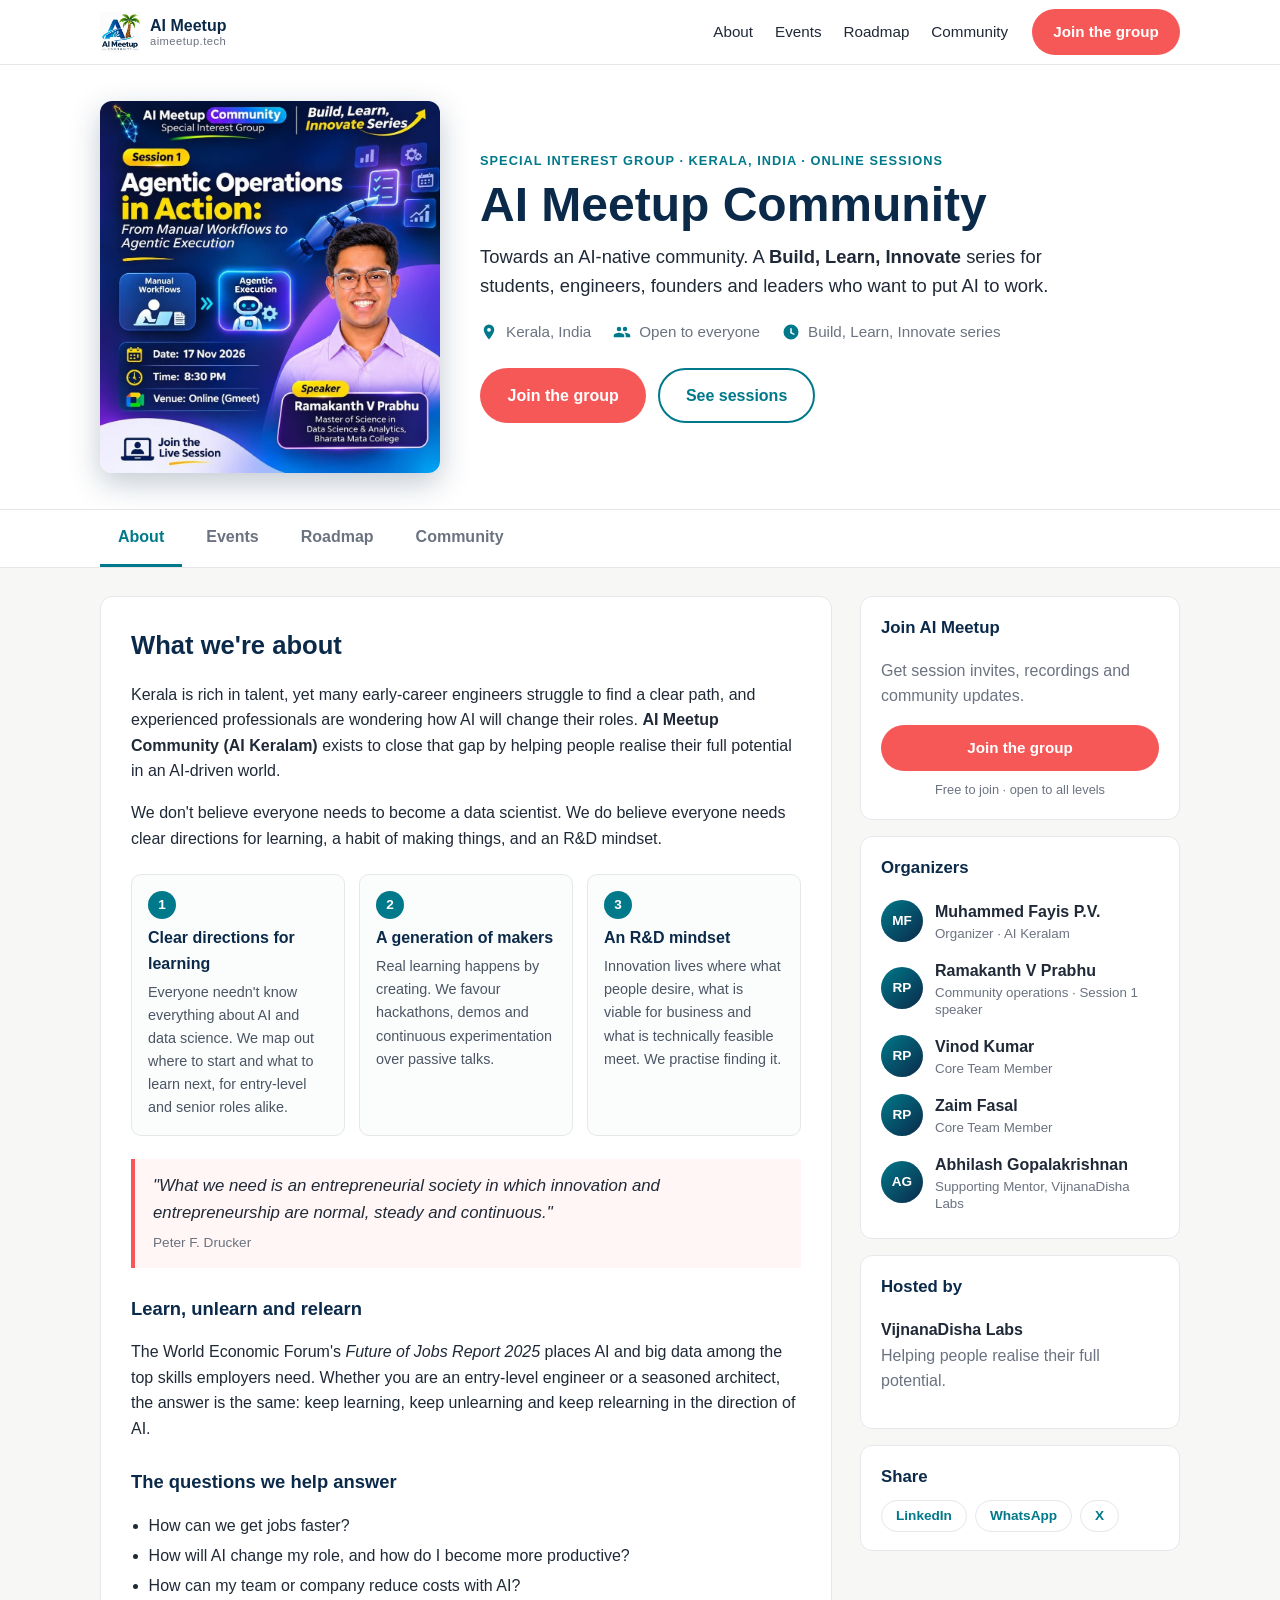
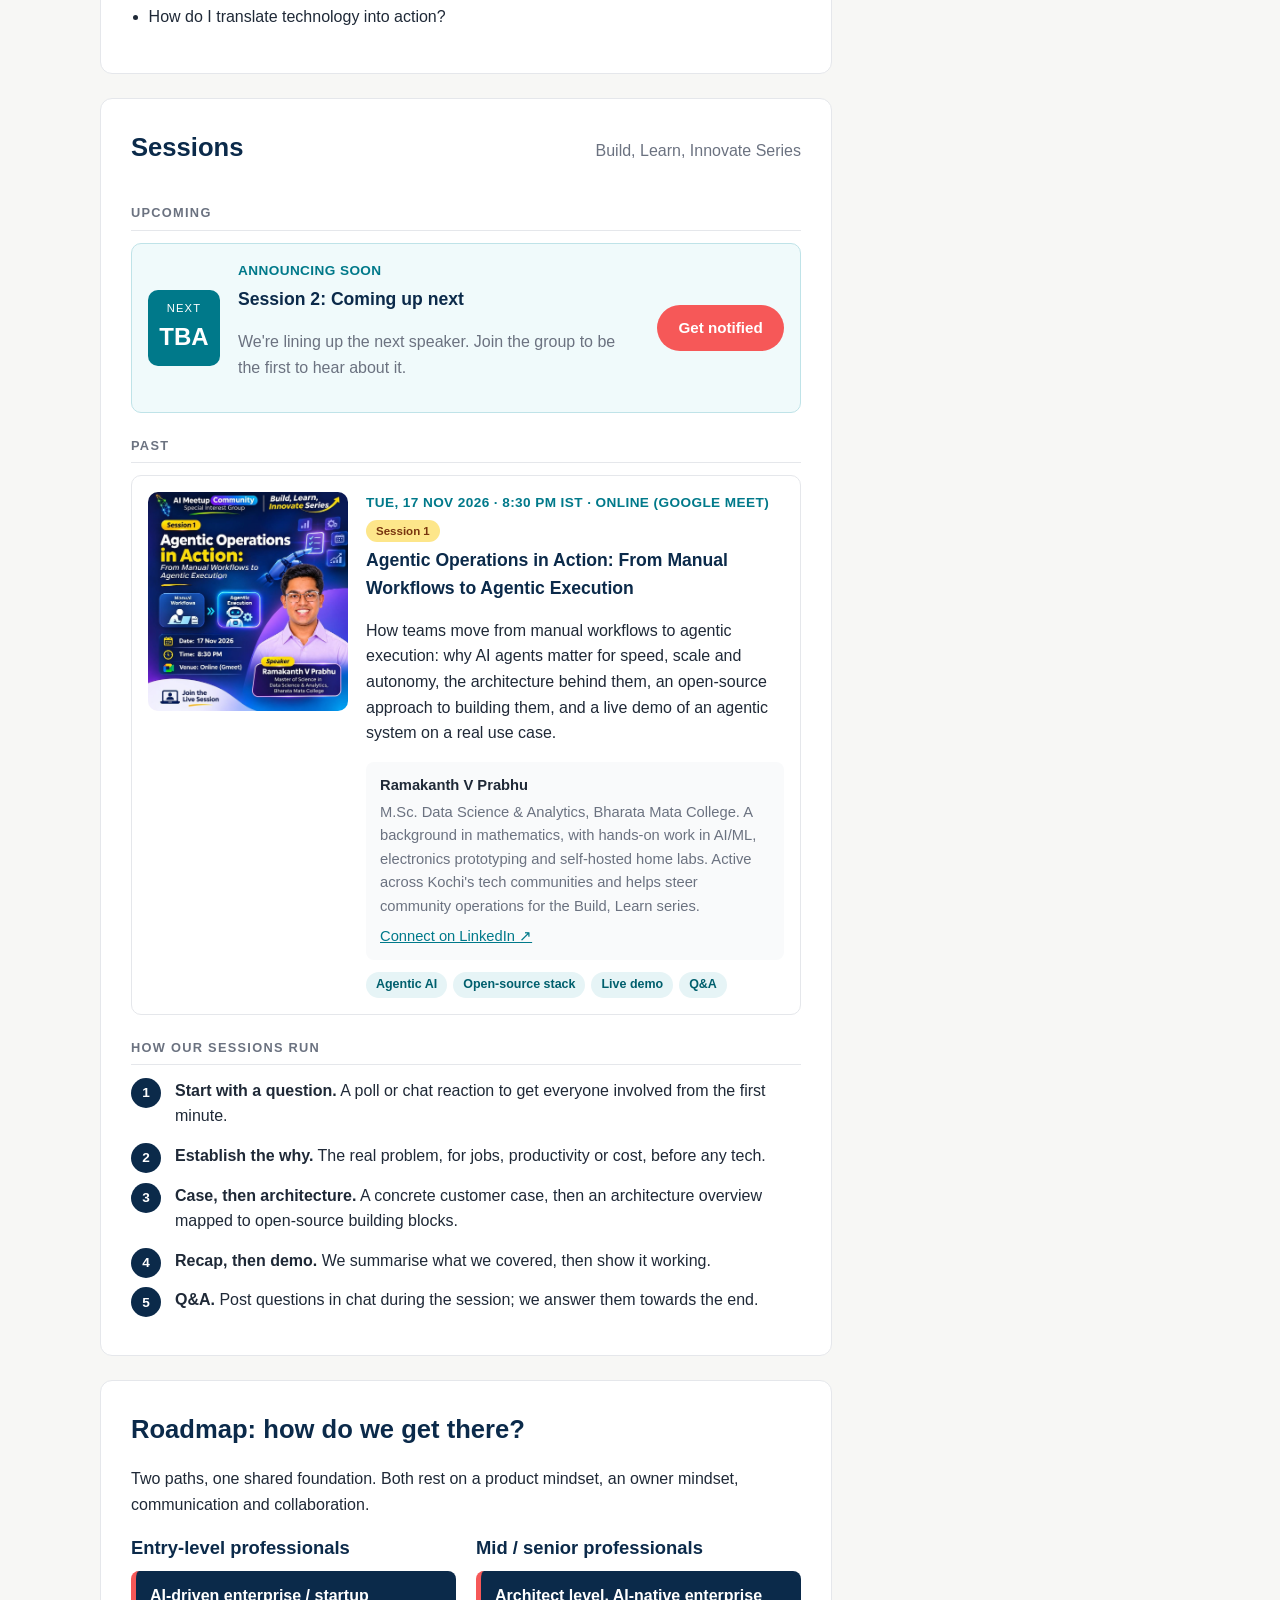
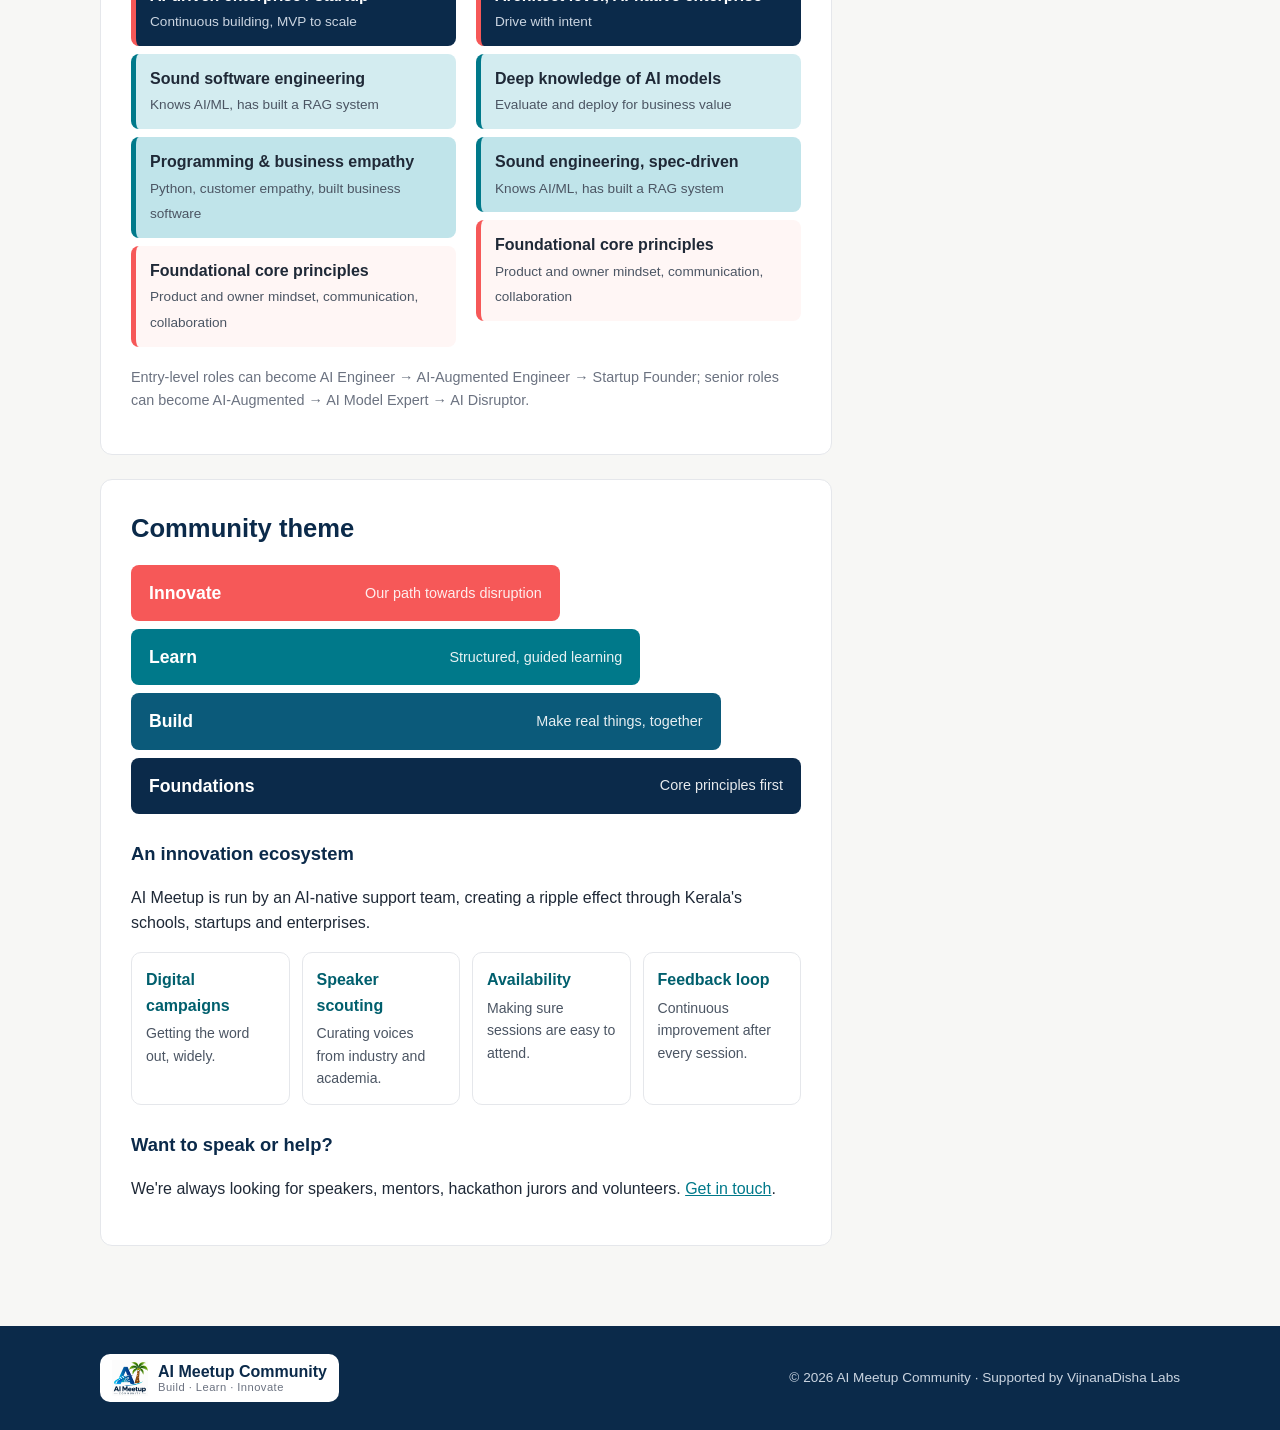
<file: index.html>
<!DOCTYPE html>
<html lang="en">
<head>
<meta charset="utf-8">
<meta name="viewport" content="width=device-width, initial-scale=1">
<title>AI Meetup Community — Build, Learn, Innovate</title>
<meta name="description" content="AI Meetup Community: a Kerala/India-based community helping people build, learn and innovate with AI. Join our Build, Learn, Innovate series.">
<link rel="icon" href="assets/favicon.png">
<meta property="og:title" content="AI Meetup Community · Kerala">
<meta property="og:description" content="Towards an AI-native community. Build, Learn, Innovate.">
<meta property="og:image" content="https://aimeetup.tech/assets/session1-poster.jpg">
<link rel="stylesheet" href="css/style.css">
</head>
<body>

<header class="topbar">
  <div class="wrap topbar-in">
    <a class="brand" href="#about"><img src="assets/logo.png" alt="" width="40" height="40"><span>AI Meetup<small>aimeetup.tech</small></span></a>
    <nav class="topnav" aria-label="Main">
      <a href="#about">About</a><a href="#events">Events</a><a href="#roadmap">Roadmap</a><a href="#community">Community</a>
    </nav>
    <a class="btn btn-primary" href="#join" data-join>Join the group</a>
  </div>
</header>

<section class="hero">
  <div class="wrap hero-in">
    <div class="hero-img">
      <img src="assets/session1-poster.jpg" alt="Session 1 poster: Agentic Operations in Action">
    </div>
    <div class="hero-text">
      <p class="eyebrow">Special Interest Group · Kerala, India · Online sessions</p>
      <h1>AI Meetup Community</h1>
      <p class="lead">Towards an AI-native community. A <strong>Build, Learn, Innovate</strong> series for students, engineers, founders and leaders who want to put AI to work.</p>
      <ul class="meta">
        <li><svg viewBox="0 0 24 24"><path d="M12 2a7 7 0 0 0-7 7c0 5 7 13 7 13s7-8 7-13a7 7 0 0 0-7-7zm0 9.5A2.5 2.5 0 1 1 12 6.5a2.5 2.5 0 0 1 0 5z"/></svg>Kerala, India</li>
        <li><svg viewBox="0 0 24 24"><path d="M16 11a3 3 0 1 0-3-3 3 3 0 0 0 3 3zM8 11a3 3 0 1 0-3-3 3 3 0 0 0 3 3zm0 2c-2.3 0-7 1.2-7 3.5V19h14v-2.5C15 14.2 10.3 13 8 13zm8 0c-.3 0-.6 0-1 .1 1.2.8 2 1.9 2 3.4V19h6v-2.5c0-2.3-4.7-3.5-7-3.5z"/></svg>Open to everyone</li>
        <li><svg viewBox="0 0 24 24"><path d="M12 2a10 10 0 1 0 10 10A10 10 0 0 0 12 2zm1 5v5.4l4 2.3-.8 1.3L11 13.5V7z"/></svg>Build, Learn, Innovate series</li>
      </ul>
      <div class="hero-cta">
        <a class="btn btn-primary btn-lg" href="#join" data-join>Join the group</a>
        <a class="btn btn-ghost btn-lg" href="#events">See sessions</a>
      </div>
    </div>
  </div>
</section>

<div class="tabs-bar">
  <div class="wrap">
    <nav class="tabs" aria-label="Sections">
      <a href="#about" class="tab">About</a>
      <a href="#events" class="tab">Events</a>
      <a href="#roadmap" class="tab">Roadmap</a>
      <a href="#community" class="tab">Community</a>
    </nav>
  </div>
</div>

<main class="wrap layout">
  <div class="main-col">

    <section id="about" class="panel">
      <h2>What we're about</h2>
      <p>Kerala is rich in talent, yet many early-career engineers struggle to find a clear path, and experienced professionals are wondering how AI will change their roles. <strong>AI Meetup Community (AI Keralam)</strong> exists to close that gap by helping people realise their full potential in an AI-driven world.</p>
      <p>We don't believe everyone needs to become a data scientist. We do believe everyone needs clear directions for learning, a habit of making things, and an R&amp;D mindset.</p>

      <div class="pillars">
        <article><span class="pn">1</span><h3>Clear directions for learning</h3><p>Everyone needn't know everything about AI and data science. We map out where to start and what to learn next, for entry-level and senior roles alike.</p></article>
        <article><span class="pn">2</span><h3>A generation of makers</h3><p>Real learning happens by creating. We favour hackathons, demos and continuous experimentation over passive talks.</p></article>
        <article><span class="pn">3</span><h3>An R&amp;D mindset</h3><p>Innovation lives where what people desire, what is viable for business and what is technically feasible meet. We practise finding it.</p></article>
      </div>

      <blockquote>"What we need is an entrepreneurial society in which innovation and entrepreneurship are normal, steady and continuous."<cite>Peter F. Drucker</cite></blockquote>

      <h3>Learn, unlearn and relearn</h3>
      <p>The World Economic Forum's <em>Future of Jobs Report 2025</em> places AI and big data among the top skills employers need. Whether you are an entry-level engineer or a seasoned architect, the answer is the same: keep learning, keep unlearning and keep relearning in the direction of AI.</p>

      <h3>The questions we help answer</h3>
      <ul class="qlist">
        <li>How can we get jobs faster?</li>
        <li>How will AI change my role, and how do I become more productive?</li>
        <li>How can my team or company reduce costs with AI?</li>
        <li>How do I translate technology into action?</li>
      </ul>
    </section>

    <section id="events" class="panel">
      <div class="panel-head"><h2>Sessions</h2><span class="muted">Build, Learn, Innovate Series</span></div>

      <h3 class="sub">Upcoming</h3>
      <article class="event upcoming">
        <div class="date"><span>Next</span><b>TBA</b></div>
        <div class="ebody">
          <p class="etime">Announcing soon</p>
          <h4>Session 2: Coming up next</h4>
          <p class="muted">We're lining up the next speaker. Join the group to be the first to hear about it.</p>
        </div>
        <a class="btn btn-primary" href="#join" data-join>Get notified</a>
      </article>

      <h3 class="sub">Past</h3>
      <article class="event past featured">
        <img src="assets/session1-poster.jpg" alt="Session 1 poster" loading="lazy">
        <div class="ebody">
          <p class="etime">Tue, 17 Nov 2026 · 8:30 PM IST · Online (Google Meet)</p>
          <span class="badge">Session 1</span>
          <h4>Agentic Operations in Action: From Manual Workflows to Agentic Execution</h4>
          <p>How teams move from manual workflows to agentic execution: why AI agents matter for speed, scale and autonomy, the architecture behind them, an open-source approach to building them, and a live demo of an agentic system on a real use case.</p>
          <div class="speaker">
            <div>
              <b>Ramakanth V Prabhu</b>
              <p class="muted">M.Sc. Data Science &amp; Analytics, Bharata Mata College. A background in mathematics, with hands-on work in AI/ML, electronics prototyping and self-hosted home labs. Active across Kochi's tech communities and helps steer community operations for the Build, Learn series.</p>
              <a href="https://www.linkedin.com/in/ramakanth-v-prabhu/" target="_blank" rel="noopener">Connect on LinkedIn ↗</a>
            </div>
          </div>
          <div class="chips"><span>Agentic AI</span><span>Open-source stack</span><span>Live demo</span><span>Q&amp;A</span></div>
        </div>
      </article>

      <h3 class="sub">How our sessions run</h3>
      <ol class="flow">
        <li><b>Start with a question.</b> A poll or chat reaction to get everyone involved from the first minute.</li>
        <li><b>Establish the why.</b> The real problem, for jobs, productivity or cost, before any tech.</li>
        <li><b>Case, then architecture.</b> A concrete customer case, then an architecture overview mapped to open-source building blocks.</li>
        <li><b>Recap, then demo.</b> We summarise what we covered, then show it working.</li>
        <li><b>Q&amp;A.</b> Post questions in chat during the session; we answer them towards the end.</li>
      </ol>
    </section>

    <section id="roadmap" class="panel">
      <h2>Roadmap: how do we get there?</h2>
      <p>Two paths, one shared foundation. Both rest on a product mindset, an owner mindset, communication and collaboration.</p>
      <div class="ladders">
        <div class="ladder">
          <h3>Entry-level professionals</h3>
          <ol class="steps up">
            <li><b>AI-driven enterprise / startup</b><span>Continuous building, MVP to scale</span></li>
            <li><b>Sound software engineering</b><span>Knows AI/ML, has built a RAG system</span></li>
            <li><b>Programming &amp; business empathy</b><span>Python, customer empathy, built business software</span></li>
            <li class="base"><b>Foundational core principles</b><span>Product and owner mindset, communication, collaboration</span></li>
          </ol>
        </div>
        <div class="ladder">
          <h3>Mid / senior professionals</h3>
          <ol class="steps up">
            <li><b>Architect level, AI-native enterprise</b><span>Drive with intent</span></li>
            <li><b>Deep knowledge of AI models</b><span>Evaluate and deploy for business value</span></li>
            <li><b>Sound engineering, spec-driven</b><span>Knows AI/ML, has built a RAG system</span></li>
            <li class="base"><b>Foundational core principles</b><span>Product and owner mindset, communication, collaboration</span></li>
          </ol>
        </div>
      </div>
      <p class="note">Entry-level roles can become AI Engineer → AI-Augmented Engineer → Startup Founder; senior roles can become AI-Augmented → AI Model Expert → AI Disruptor.</p>
    </section>

    <section id="community" class="panel">
      <h2>Community theme</h2>
      <div class="theme">
        <div class="t t4"><b>Innovate</b><span>Our path towards disruption</span></div>
        <div class="t t3"><b>Learn</b><span>Structured, guided learning</span></div>
        <div class="t t2"><b>Build</b><span>Make real things, together</span></div>
        <div class="t t1"><b>Foundations</b><span>Core principles first</span></div>
      </div>

      <h3>An innovation ecosystem</h3>
      <p>AI Meetup is run by an AI-native support team, creating a ripple effect through Kerala's schools, startups and enterprises.</p>
      <div class="cards4">
        <div><h4>Digital campaigns</h4><p>Getting the word out, widely.</p></div>
        <div><h4>Speaker scouting</h4><p>Curating voices from industry and academia.</p></div>
        <div><h4>Availability</h4><p>Making sure sessions are easy to attend.</p></div>
        <div><h4>Feedback loop</h4><p>Continuous improvement after every session.</p></div>
      </div>

      <h3>Want to speak or help?</h3>
      <p>We're always looking for speakers, mentors, hackathon jurors and volunteers. <a href="#join" data-join>Get in touch</a>.</p>
    </section>

  </div>

  <aside class="side">
    <div class="card" id="join">
      <h3>Join AI Meetup</h3>
      <p class="muted">Get session invites, recordings and community updates.</p>
      <a class="btn btn-primary btn-block" id="joinBtn" href="#">Join the group</a>
      <p class="tiny">Free to join · open to all levels</p>
    </div>

    <div class="card">
      <h3>Organizers</h3>
      <ul class="people">
        <li><span class="av">MF</span><div><b>Muhammed Fayis P.V.</b><small>Organizer · AI Keralam</small></div></li>
        <li><span class="av">RP</span><div><b>Ramakanth V Prabhu</b><small>Community operations · Session 1 speaker</small></div></li>
		<li><span class="av">RP</span><div><b>Vinod Kumar</b><small>Core Team Member</small></div></li>
		<li><span class="av">RP</span><div><b>Zaim Fasal</b><small>Core Team Member</small></div></li>
        <li><span class="av">AG</span><div><b>Abhilash Gopalakrishnan</b><small>Supporting Mentor, VijnanaDisha Labs</small></div></li>
      </ul>
    </div>

    <div class="card">
      <h3>Hosted by</h3>
      <p><b>VijnanaDisha Labs</b><br><span class="muted">Helping people realise their full potential.</span></p>
    </div>

    <div class="card">
      <h3>Share</h3>
      <div class="share">
        <a id="shLi" href="#" target="_blank" rel="noopener">LinkedIn</a>
        <a id="shWa" href="#" target="_blank" rel="noopener">WhatsApp</a>
        <a id="shX" href="#" target="_blank" rel="noopener">X</a>
      </div>
    </div>
  </aside>
</main>

<footer class="footer">
  <div class="wrap foot-in">
    <div class="brand"><img src="assets/logo.png" alt="" width="36" height="36"><span>AI Meetup Community<small>Build · Learn · Innovate</small></span></div>
    <p>© <span id="yr">2026</span> AI Meetup Community · Supported by VijnanaDisha Labs</p>
  </div>
</footer>

<script src="js/main.js"></script>
</body>
</html>
</file>
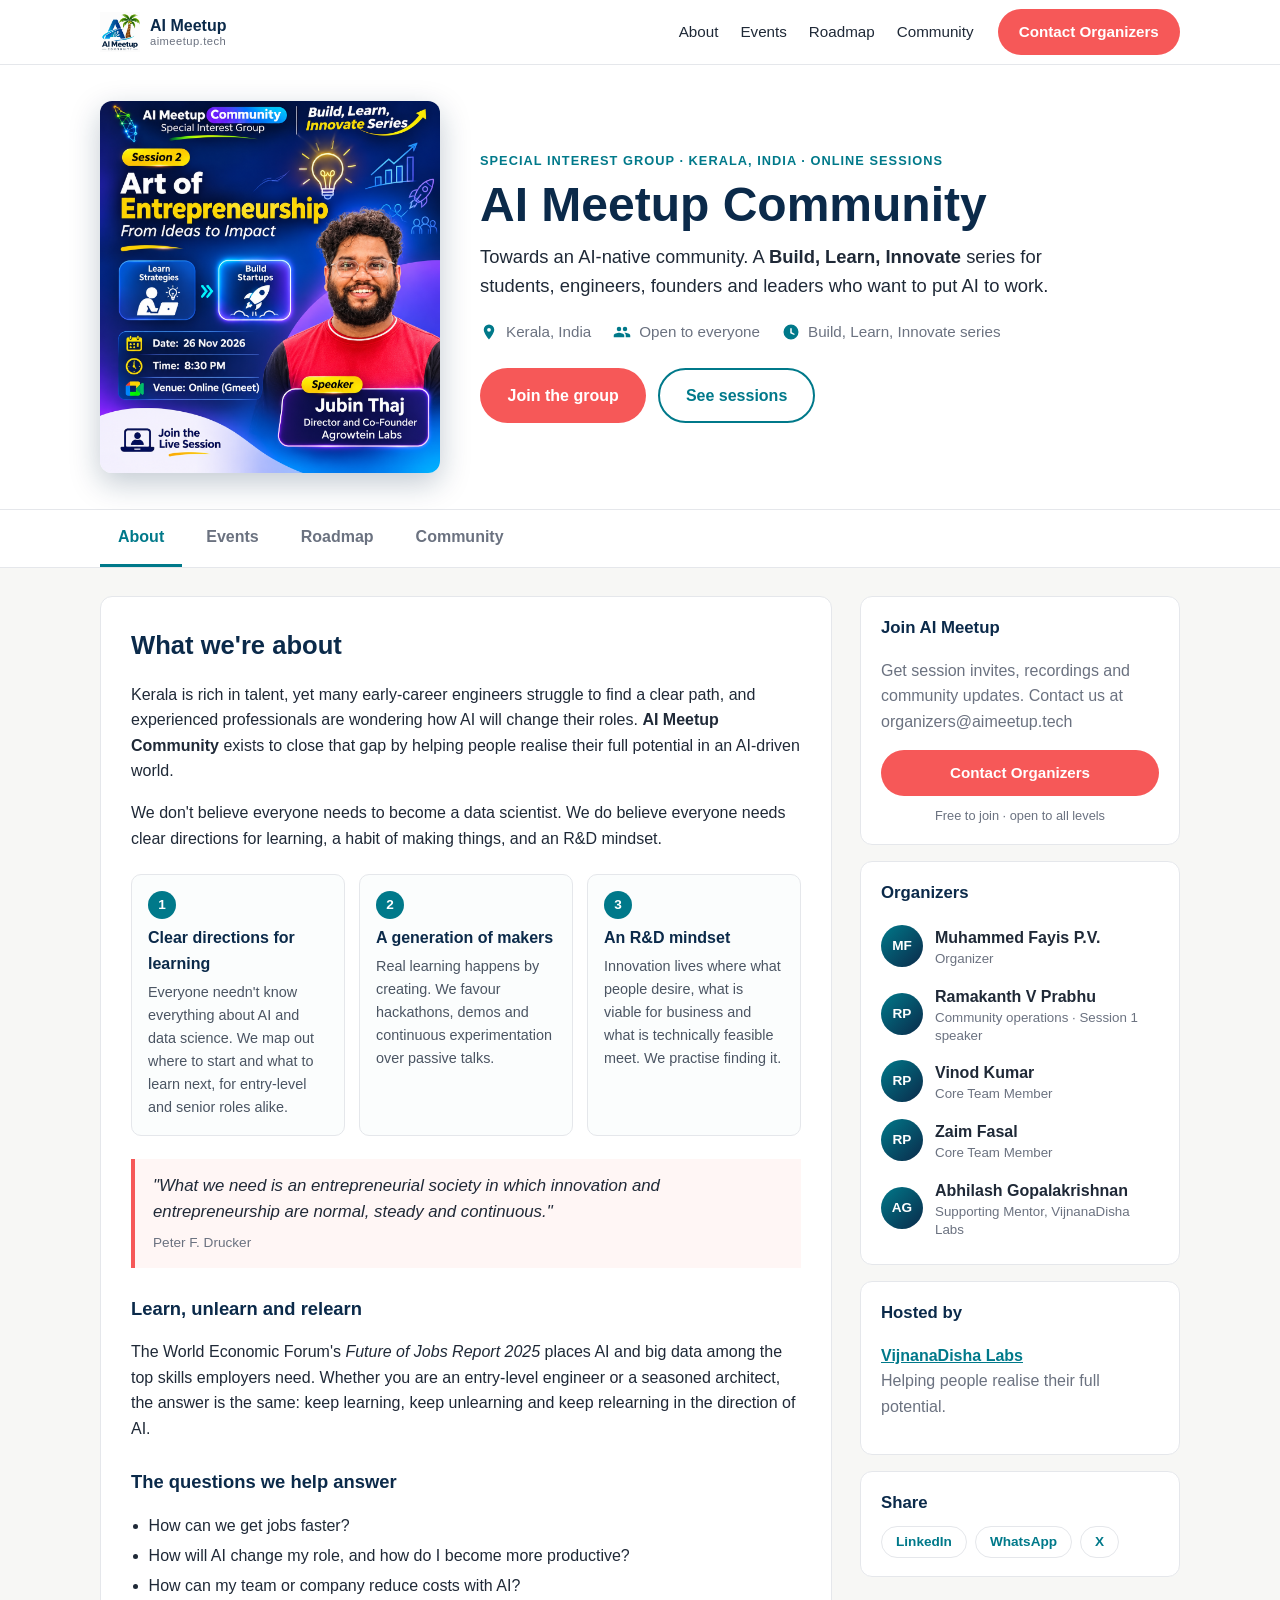
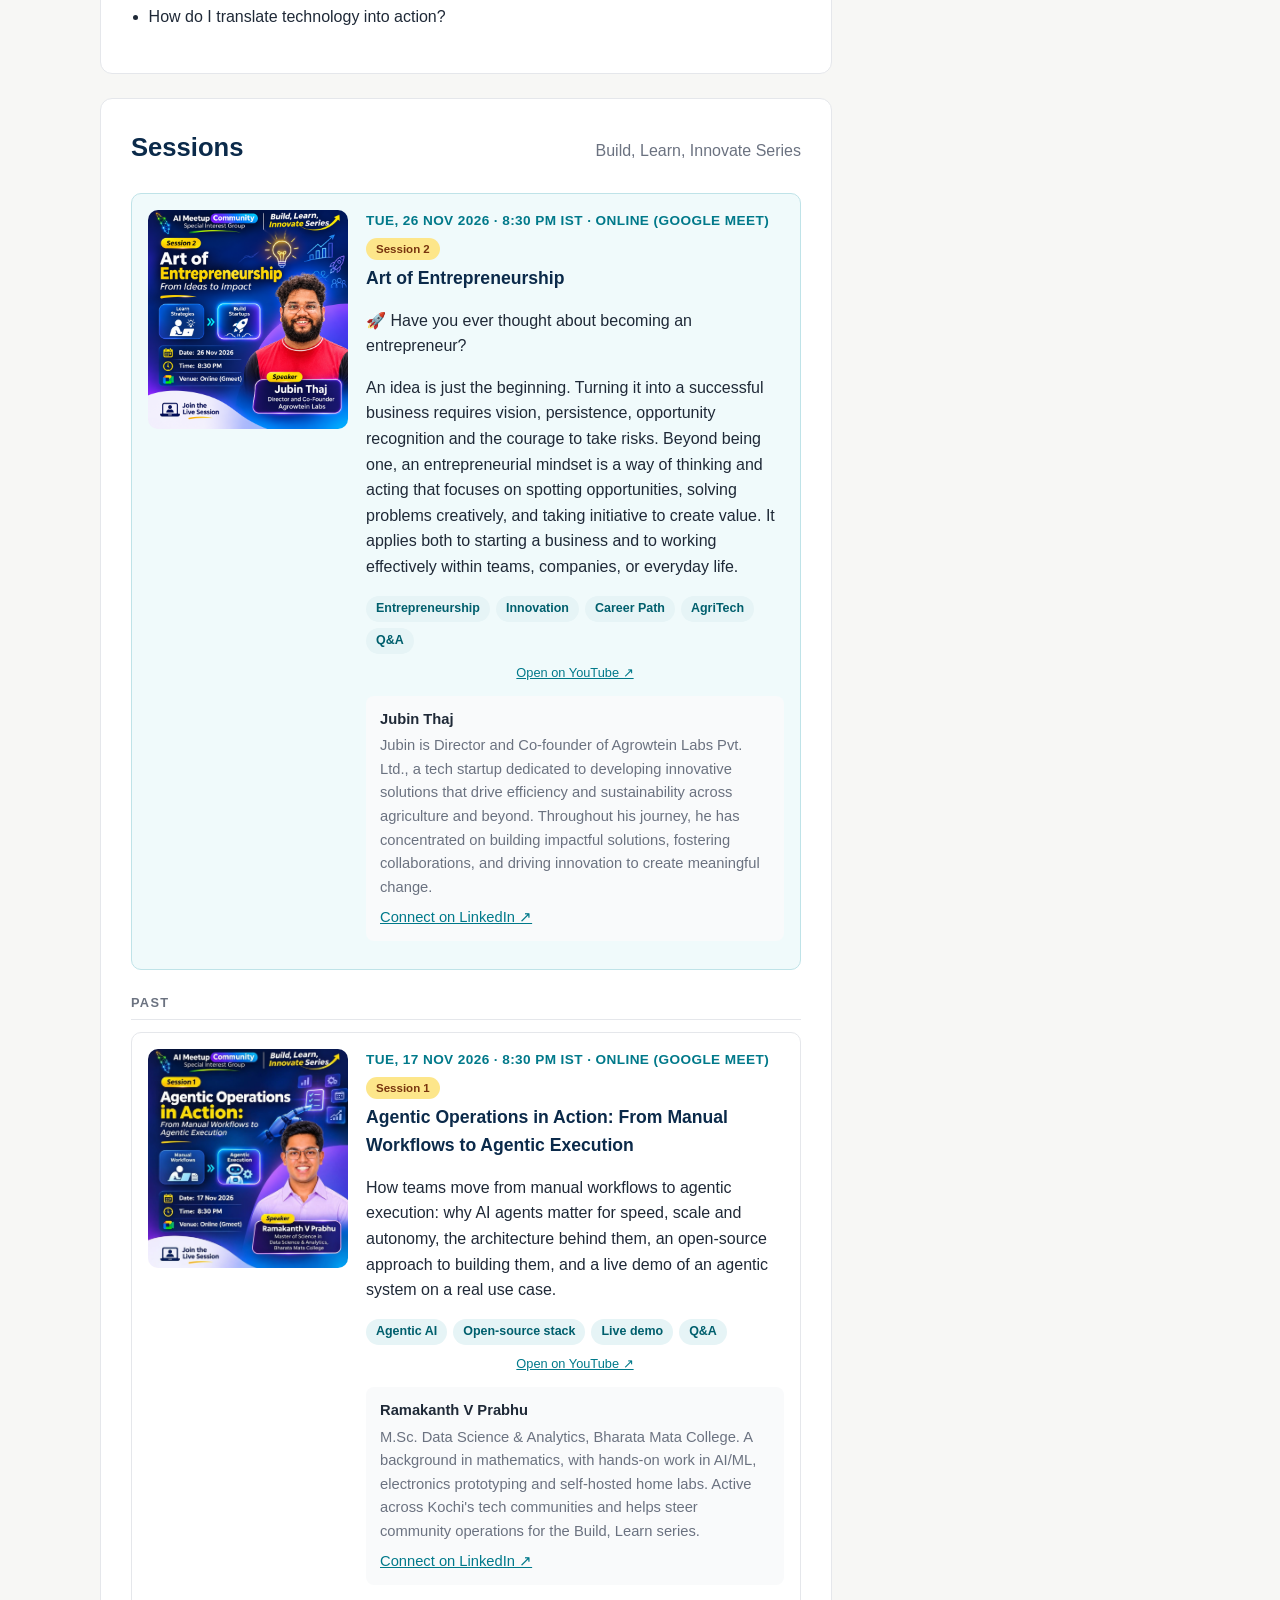
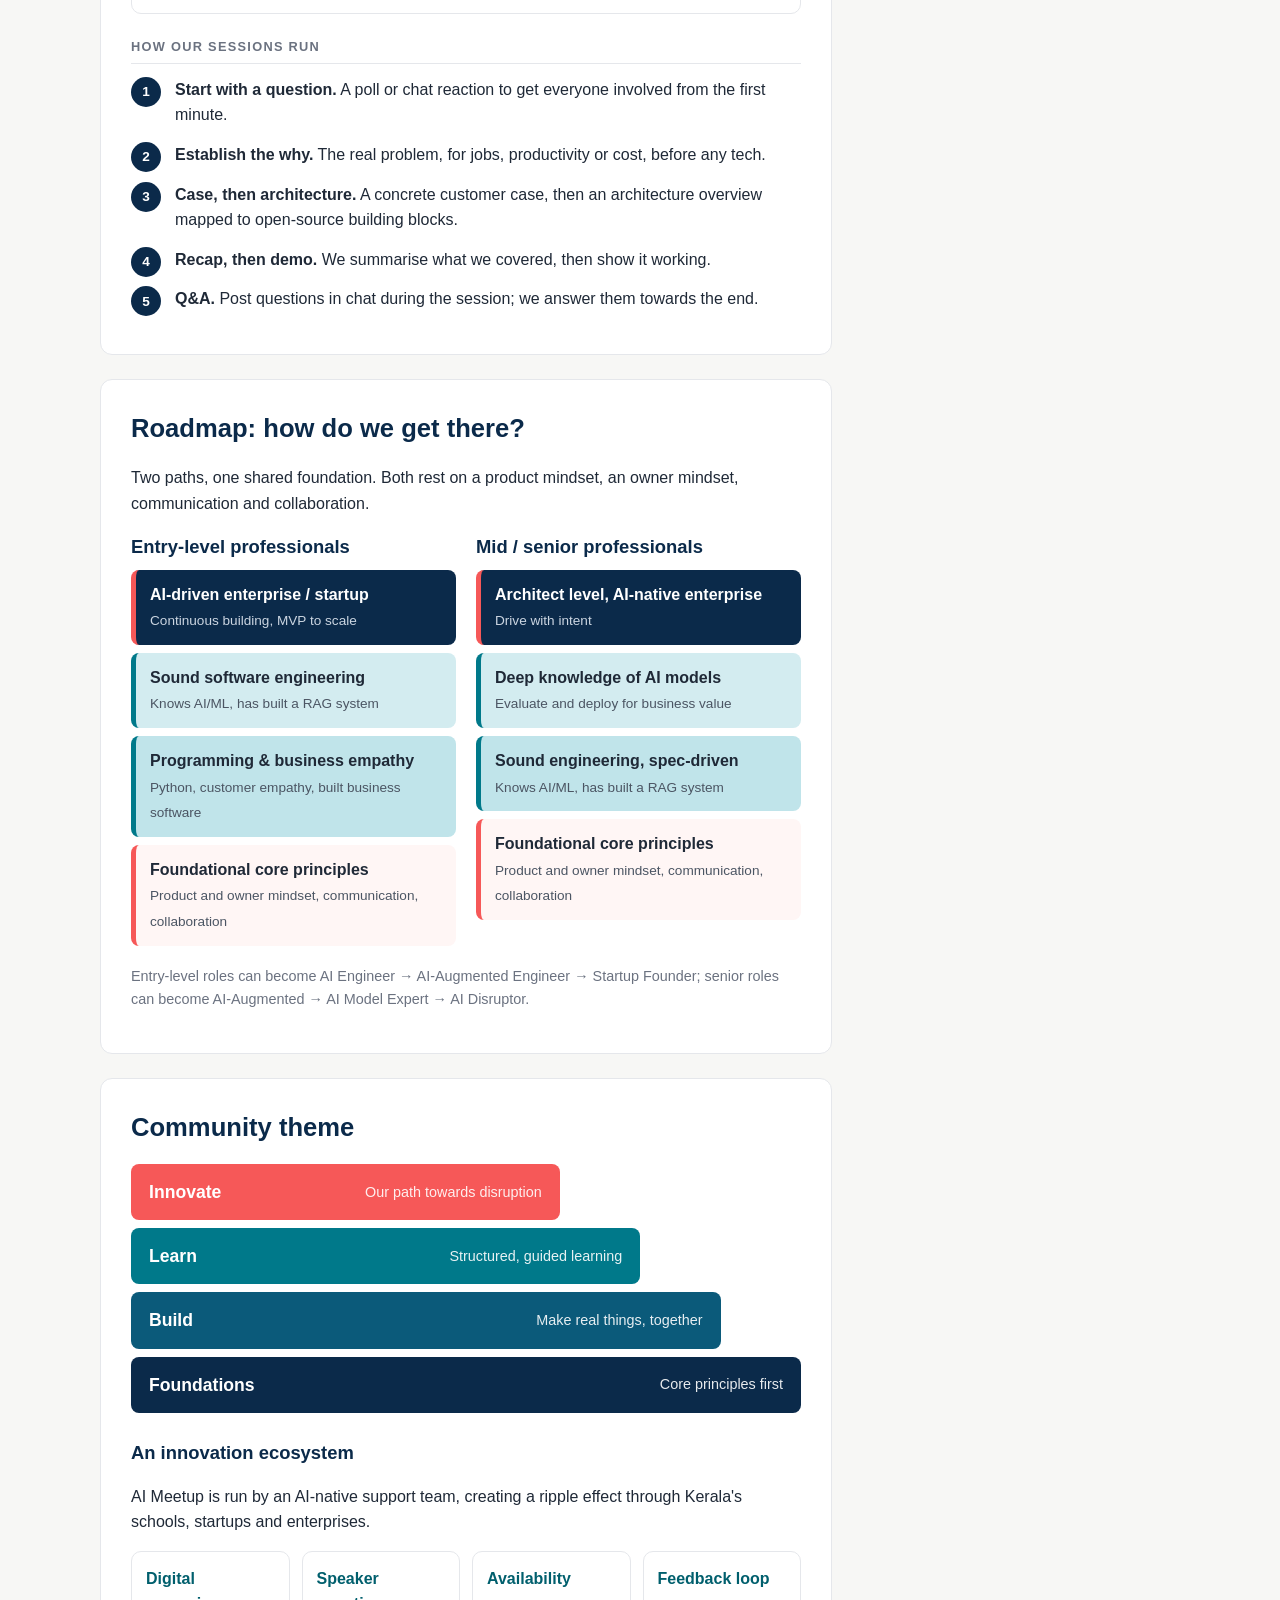
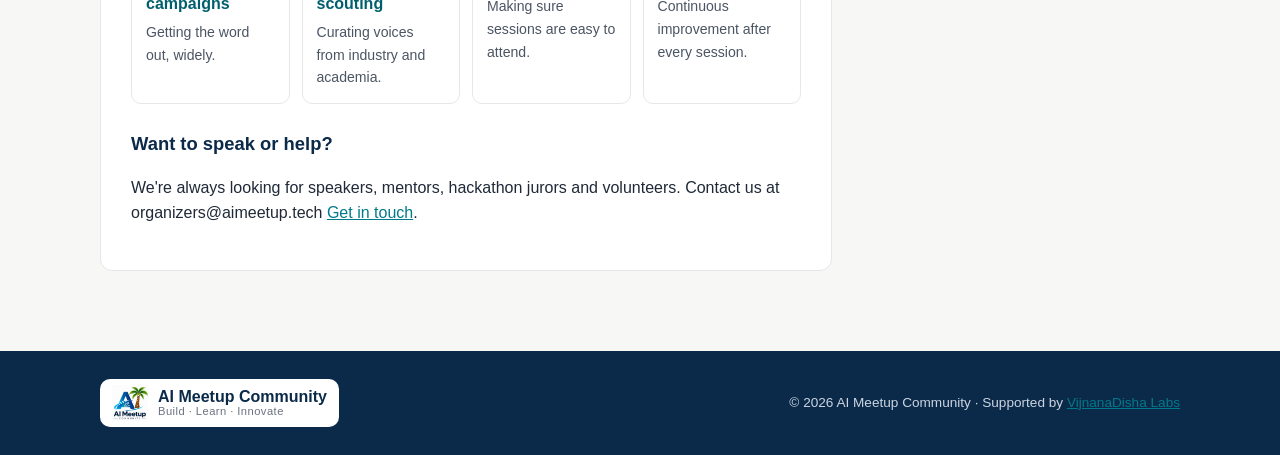
<file: docs/index.html>
<!DOCTYPE html>
<html lang="en">
<head>
<meta charset="utf-8">
<meta name="viewport" content="width=device-width, initial-scale=1">
<title>AI Meetup Community — Build, Learn, Innovate</title>
<meta name="description" content="AI Meetup Community: a Kerala/India-based community helping people build, learn and innovate with AI. Join our Build, Learn, Innovate series.">
<link rel="icon" href="assets/favicon.png">
<meta property="og:title" content="AI Meetup Community · Kerala">
<meta property="og:description" content="Towards an AI-native community. Build, Learn, Innovate.">
<meta property="og:image" content="https://aimeetup.tech/assets/session1-poster.jpg">
<link rel="stylesheet" href="css/style.css">
</head>
<body>

<header class="topbar">
  <div class="wrap topbar-in">
    <a class="brand" href="#about"><img src="assets/logo.png" alt="" width="40" height="40"><span>AI Meetup<small>aimeetup.tech</small></span></a>
    <nav class="topnav" aria-label="Main">
      <a href="#about">About</a><a href="#events">Events</a><a href="#roadmap">Roadmap</a><a href="#community">Community</a>
    </nav>
    <a class="btn btn-primary" href="mailto:organizers@aimeetup.tech">Contact Organizers</a>
  </div>
</header>

<section class="hero">
  <div class="wrap hero-in">
    <div class="hero-img">
      <img src="assets/session2-poster.png" alt="Session 2 poster: Art of Entrepreneurship">
    </div>
    <div class="hero-text">
      <p class="eyebrow">Special Interest Group · Kerala, India · Online sessions</p>
      <h1>AI Meetup Community</h1>
      <p class="lead">Towards an AI-native community. A <strong>Build, Learn, Innovate</strong> series for students, engineers, founders and leaders who want to put AI to work.</p>
      <ul class="meta">
        <li><svg viewBox="0 0 24 24"><path d="M12 2a7 7 0 0 0-7 7c0 5 7 13 7 13s7-8 7-13a7 7 0 0 0-7-7zm0 9.5A2.5 2.5 0 1 1 12 6.5a2.5 2.5 0 0 1 0 5z"/></svg>Kerala, India</li>
        <li><svg viewBox="0 0 24 24"><path d="M16 11a3 3 0 1 0-3-3 3 3 0 0 0 3 3zM8 11a3 3 0 1 0-3-3 3 3 0 0 0 3 3zm0 2c-2.3 0-7 1.2-7 3.5V19h14v-2.5C15 14.2 10.3 13 8 13zm8 0c-.3 0-.6 0-1 .1 1.2.8 2 1.9 2 3.4V19h6v-2.5c0-2.3-4.7-3.5-7-3.5z"/></svg>Open to everyone</li>
        <li><svg viewBox="0 0 24 24"><path d="M12 2a10 10 0 1 0 10 10A10 10 0 0 0 12 2zm1 5v5.4l4 2.3-.8 1.3L11 13.5V7z"/></svg>Build, Learn, Innovate series</li>
      </ul>
      <div class="hero-cta">
        <a class="btn btn-primary btn-lg" href="#join" data-join>Join the group</a>
        <a class="btn btn-ghost btn-lg" href="#events">See sessions</a>
      </div>
    </div>
  </div>
</section>

<div class="tabs-bar">
  <div class="wrap">
    <nav class="tabs" aria-label="Sections">
      <a href="#about" class="tab">About</a>
      <a href="#events" class="tab">Events</a>
      <a href="#roadmap" class="tab">Roadmap</a>
      <a href="#community" class="tab">Community</a>
    </nav>
  </div>
</div>

<main class="wrap layout">
  <div class="main-col">

    <section id="about" class="panel">
      <h2>What we're about</h2>
      <p>Kerala is rich in talent, yet many early-career engineers struggle to find a clear path, and experienced professionals are wondering how AI will change their roles. <strong>AI Meetup Community </strong> exists to close that gap by helping people realise their full potential in an AI-driven world.</p>
      <p>We don't believe everyone needs to become a data scientist. We do believe everyone needs clear directions for learning, a habit of making things, and an R&amp;D mindset.</p>

      <div class="pillars">
        <article><span class="pn">1</span><h3>Clear directions for learning</h3><p>Everyone needn't know everything about AI and data science. We map out where to start and what to learn next, for entry-level and senior roles alike.</p></article>
        <article><span class="pn">2</span><h3>A generation of makers</h3><p>Real learning happens by creating. We favour hackathons, demos and continuous experimentation over passive talks.</p></article>
        <article><span class="pn">3</span><h3>An R&amp;D mindset</h3><p>Innovation lives where what people desire, what is viable for business and what is technically feasible meet. We practise finding it.</p></article>
      </div>

      <blockquote>"What we need is an entrepreneurial society in which innovation and entrepreneurship are normal, steady and continuous."<cite>Peter F. Drucker</cite></blockquote>

      <h3>Learn, unlearn and relearn</h3>
      <p>The World Economic Forum's <em>Future of Jobs Report 2025</em> places AI and big data among the top skills employers need. Whether you are an entry-level engineer or a seasoned architect, the answer is the same: keep learning, keep unlearning and keep relearning in the direction of AI.</p>

      <h3>The questions we help answer</h3>
      <ul class="qlist">
        <li>How can we get jobs faster?</li>
        <li>How will AI change my role, and how do I become more productive?</li>
        <li>How can my team or company reduce costs with AI?</li>
        <li>How do I translate technology into action?</li>
      </ul>
    </section>

    <section id="events" class="panel">
      <div class="panel-head"><h2>Sessions</h2><span class="muted">Build, Learn, Innovate Series</span></div>
	
     <article class="event upcoming featured">
        <img src="assets/session2-poster.png" alt="Session 2 poster" loading="lazy">
        <div class="ebody">
          <p class="etime">Tue, 26 Nov 2026 · 8:30 PM IST · Online (Google Meet)</p>
          <span class="badge">Session 2</span>
          <h4>Art of Entrepreneurship</h4>
          <p> 🚀 Have you ever thought about becoming an entrepreneur? </p>
<p>An idea is just the beginning. Turning it into a successful business requires vision, persistence, opportunity recognition and the courage to take risks. Beyond being one, an entrepreneurial mindset is a way of thinking and acting that focuses on spotting opportunities, solving problems creatively, and taking initiative to create value. It applies both to starting a business and to working effectively within teams, companies, or everyday life.</p>
		  <div class="chips"><span>Entrepreneurship</span><span>Innovation</span><span>Career Path</span><span>AgriTech</span><span>Q&amp;A</span></div>
           <p class="tiny left"><a href="https://youtu.be/bzSbjT8afrs" target="_blank" rel="noopener">Open on YouTube ↗</a></p>
		<div class="speaker">
            <div>
              <b>Jubin Thaj</b>
              <p class="muted">Jubin is Director and Co-founder of Agrowtein Labs Pvt. Ltd., a tech startup dedicated to developing innovative solutions that drive efficiency and sustainability across agriculture and beyond. Throughout his journey, he has concentrated on building impactful solutions, fostering collaborations, and driving innovation to create meaningful change.</p>
              <a href="https://www.linkedin.com/in/jubin-thaj/" target="_blank" rel="noopener">Connect on LinkedIn ↗</a>
            </div>
          </div>
         </div>
      </article>


      <h3 class="sub">Past</h3>
     <article class="event past featured">
        <img src="assets/session1-poster.jpg" alt="Session 1 poster" loading="lazy">
        <div class="ebody">
          <p class="etime">Tue, 17 Nov 2026 · 8:30 PM IST · Online (Google Meet)</p>
          <span class="badge">Session 1</span>
          <h4>Agentic Operations in Action: From Manual Workflows to Agentic Execution</h4>
          <p>How teams move from manual workflows to agentic execution: why AI agents matter for speed, scale and autonomy, the architecture behind them, an open-source approach to building them, and a live demo of an agentic system on a real use case.</p>
           <div class="chips"><span>Agentic AI</span><span>Open-source stack</span><span>Live demo</span><span>Q&amp;A</span></div>
          <p class="tiny left"><a href="https://www.youtube.com/watch?v=yFELS7xCcXA&amp;t=600s" target="_blank" rel="noopener">Open on YouTube ↗</a></p>
 		  <div class="speaker">
            <div>
              <b>Ramakanth V Prabhu</b>
              <p class="muted">M.Sc. Data Science &amp; Analytics, Bharata Mata College. A background in mathematics, with hands-on work in AI/ML, electronics prototyping and self-hosted home labs. Active across Kochi's tech communities and helps steer community operations for the Build, Learn series.</p>
              <a href="https://www.linkedin.com/in/ramakanth-v-prabhu/" target="_blank" rel="noopener">Connect on LinkedIn ↗</a>
            </div>
          </div>
         </div>
      </article>

      <h3 class="sub">How our sessions run</h3>
      <ol class="flow">
        <li><b>Start with a question.</b> A poll or chat reaction to get everyone involved from the first minute.</li>
        <li><b>Establish the why.</b> The real problem, for jobs, productivity or cost, before any tech.</li>
        <li><b>Case, then architecture.</b> A concrete customer case, then an architecture overview mapped to open-source building blocks.</li>
        <li><b>Recap, then demo.</b> We summarise what we covered, then show it working.</li>
        <li><b>Q&amp;A.</b> Post questions in chat during the session; we answer them towards the end.</li>
      </ol>
    </section>

    <section id="roadmap" class="panel">
      <h2>Roadmap: how do we get there?</h2>
      <p>Two paths, one shared foundation. Both rest on a product mindset, an owner mindset, communication and collaboration.</p>
      <div class="ladders">
        <div class="ladder">
          <h3>Entry-level professionals</h3>
          <ol class="steps up">
            <li><b>AI-driven enterprise / startup</b><span>Continuous building, MVP to scale</span></li>
            <li><b>Sound software engineering</b><span>Knows AI/ML, has built a RAG system</span></li>
            <li><b>Programming &amp; business empathy</b><span>Python, customer empathy, built business software</span></li>
            <li class="base"><b>Foundational core principles</b><span>Product and owner mindset, communication, collaboration</span></li>
          </ol>
        </div>
        <div class="ladder">
          <h3>Mid / senior professionals</h3>
          <ol class="steps up">
            <li><b>Architect level, AI-native enterprise</b><span>Drive with intent</span></li>
            <li><b>Deep knowledge of AI models</b><span>Evaluate and deploy for business value</span></li>
            <li><b>Sound engineering, spec-driven</b><span>Knows AI/ML, has built a RAG system</span></li>
            <li class="base"><b>Foundational core principles</b><span>Product and owner mindset, communication, collaboration</span></li>
          </ol>
        </div>
      </div>
      <p class="note">Entry-level roles can become AI Engineer → AI-Augmented Engineer → Startup Founder; senior roles can become AI-Augmented → AI Model Expert → AI Disruptor.</p>
    </section>

    <section id="community" class="panel">
      <h2>Community theme</h2>
      <div class="theme">
        <div class="t t4"><b>Innovate</b><span>Our path towards disruption</span></div>
        <div class="t t3"><b>Learn</b><span>Structured, guided learning</span></div>
        <div class="t t2"><b>Build</b><span>Make real things, together</span></div>
        <div class="t t1"><b>Foundations</b><span>Core principles first</span></div>
      </div>

      <h3>An innovation ecosystem</h3>
      <p>AI Meetup is run by an AI-native support team, creating a ripple effect through Kerala's schools, startups and enterprises.</p>
      <div class="cards4">
        <div><h4>Digital campaigns</h4><p>Getting the word out, widely.</p></div>
        <div><h4>Speaker scouting</h4><p>Curating voices from industry and academia.</p></div>
        <div><h4>Availability</h4><p>Making sure sessions are easy to attend.</p></div>
        <div><h4>Feedback loop</h4><p>Continuous improvement after every session.</p></div>
      </div>

      <h3>Want to speak or help?</h3>
      <p>We're always looking for speakers, mentors, hackathon jurors and volunteers. Contact us at organizers@aimeetup.tech <a href="mailto:organizers@aimeetup.tech">Get in touch</a>.</p>
    </section>

  </div>

  <aside class="side">
    <div class="card" id="join">
      <h3>Join AI Meetup</h3>
      <p class="muted">Get session invites, recordings and community updates. Contact us at organizers@aimeetup.tech</p>
      <a class="btn btn-primary btn-block" id="joinBtn" href="mail:organizers@aimeetup.tech">Contact Organizers</a>
      <p class="tiny">Free to join · open to all levels</p>
    </div>

    <div class="card">
      <h3>Organizers</h3>
      <ul class="people">
        <li><span class="av">MF</span><div><b>Muhammed Fayis P.V.</b><small>Organizer</small></div></li>
        <li><span class="av">RP</span><div><b>Ramakanth V Prabhu</b><small>Community operations · Session 1 speaker</small></div></li>
		<li><span class="av">RP</span><div><b>Vinod Kumar</b><small>Core Team Member</small></div></li>
		<li><span class="av">RP</span><div><b>Zaim Fasal</b><small>Core Team Member</small></div></li>
        <li><span class="av">AG</span><div><b>Abhilash Gopalakrishnan</b><small>Supporting Mentor, VijnanaDisha Labs</small></div></li>
      </ul>
    </div>

    <div class="card">
      <h3>Hosted by</h3>
      <p><b><a id="vdl1" href="https://www.vijnanadisha.com/" target="_blank" >VijnanaDisha Labs</a></b><br><span class="muted">Helping people realise their full potential.</span></p>
    </div>

    <div class="card">
      <h3>Share</h3>
      <div class="share">
        <a id="shLi" href="#" target="_blank" rel="noopener">LinkedIn</a>
        <a id="shWa" href="#" target="_blank" rel="noopener">WhatsApp</a>
        <a id="shX" href="#" target="_blank" rel="noopener">X</a>
      </div>
    </div>
  </aside>
</main>

<footer class="footer">
  <div class="wrap foot-in">
    <div class="brand"><img src="assets/logo.png" alt="" width="36" height="36"><span>AI Meetup Community<small>Build · Learn · Innovate</small></span></div>
    <p>© <span id="yr">2026</span> AI Meetup Community · Supported by <a id="vdl2" href="https://www.vijnanadisha.com/">VijnanaDisha Labs</a></p>
  </div>
</footer>

<script src="js/main.js"></script>
</body>
</html>
</file>
<file: css/style.css>
:root{--teal:#00798a;--teal-d:#005f6d;--coral:#f65858;--ink:#1f2937;--muted:#6b7280;--line:#e5e7eb;--bg:#f7f7f5;--navy:#0b2a4a;--r:12px}
*{box-sizing:border-box}
html{scroll-behavior:smooth;scroll-padding-top:130px}
body{margin:0;font-family:Inter,-apple-system,"Segoe UI",Roboto,Helvetica,Arial,sans-serif;color:var(--ink);background:var(--bg);line-height:1.6}
img{max-width:100%;display:block}
a{color:var(--teal)}
.wrap{max-width:1120px;margin:0 auto;padding:0 20px}
.muted{color:var(--muted)}.tiny{font-size:.8rem;color:var(--muted);text-align:center;margin:.6rem 0 0}

/* header */
.topbar{position:sticky;top:0;z-index:50;background:#fff;border-bottom:1px solid var(--line)}
.topbar-in{display:flex;align-items:center;gap:24px;height:64px}
.brand{display:flex;align-items:center;gap:10px;text-decoration:none;color:var(--navy);font-weight:800;line-height:1.1}
.brand small{display:block;font-weight:500;font-size:.7rem;color:var(--muted);letter-spacing:.04em}
.topnav{margin-left:auto;display:flex;gap:22px}
.topnav a{color:var(--ink);text-decoration:none;font-weight:500;font-size:.95rem}
.topnav a:hover{color:var(--teal)}

.btn{display:inline-block;border:2px solid transparent;border-radius:999px;padding:.55rem 1.2rem;font-weight:700;font-size:.95rem;text-decoration:none;cursor:pointer;transition:.15s;text-align:center}
.btn-primary{background:var(--coral);color:#fff}.btn-primary:hover{background:#e04444}
.btn-ghost{border-color:var(--teal);color:var(--teal);background:#fff}.btn-ghost:hover{background:var(--teal);color:#fff}
.btn-lg{padding:.8rem 1.6rem;font-size:1rem}.btn-block{display:block}

/* hero */
.hero{background:#fff;border-bottom:1px solid var(--line)}
.hero-in{display:grid;grid-template-columns:340px 1fr;gap:40px;padding:36px 20px;align-items:center}
.hero-img img{border-radius:var(--r);box-shadow:0 10px 30px rgba(11,42,74,.25);width:100%}
.eyebrow{margin:0 0 .5rem;color:var(--teal);font-weight:700;font-size:.8rem;letter-spacing:.08em;text-transform:uppercase}
.hero h1{margin:0 0 .6rem;font-size:clamp(2rem,4.5vw,3rem);line-height:1.1;color:var(--navy)}
.lead{font-size:1.15rem;margin:0 0 1.2rem;max-width:56ch}
.meta{list-style:none;padding:0;margin:0 0 1.5rem;display:flex;flex-wrap:wrap;gap:8px 22px;color:var(--muted);font-size:.95rem}
.meta li{display:flex;align-items:center;gap:8px}
.meta svg{width:18px;height:18px;fill:var(--teal)}
.hero-cta{display:flex;gap:12px;flex-wrap:wrap}

/* tabs */
.tabs-bar{background:#fff;border-bottom:1px solid var(--line);position:sticky;top:64px;z-index:40}
.tabs{display:flex;gap:6px;overflow-x:auto}
.tab{padding:14px 18px;text-decoration:none;color:var(--muted);font-weight:600;border-bottom:3px solid transparent;white-space:nowrap}
.tab:hover{color:var(--ink)}
.tab.active{color:var(--teal);border-bottom-color:var(--teal)}

/* layout */
.layout{display:grid;grid-template-columns:1fr 320px;gap:28px;padding-top:28px;padding-bottom:56px;align-items:start}
.panel{background:#fff;border:1px solid var(--line);border-radius:var(--r);padding:28px 30px;margin-bottom:24px}
.panel h2{margin:0 0 .8rem;font-size:1.6rem;color:var(--navy)}
.panel h3{margin:1.6rem 0 .5rem;font-size:1.15rem;color:var(--navy)}
.panel-head{display:flex;justify-content:space-between;align-items:baseline;flex-wrap:wrap;gap:8px}
.panel h3.sub{font-size:.8rem;letter-spacing:.1em;text-transform:uppercase;color:var(--muted);border-bottom:1px solid var(--line);padding-bottom:6px;margin-top:1.4rem}

.pillars{display:grid;grid-template-columns:repeat(3,1fr);gap:14px;margin:1.4rem 0}
.pillars article{border:1px solid var(--line);border-radius:10px;padding:16px;background:#fbfdfd}
.pillars h3{margin:.4rem 0 .3rem!important;font-size:1rem!important}
.pillars p{margin:0;font-size:.9rem;color:#4b5563}
.pn{display:inline-grid;place-items:center;width:28px;height:28px;border-radius:50%;background:var(--teal);color:#fff;font-weight:700;font-size:.85rem}
blockquote{margin:1.4rem 0;padding:14px 18px;border-left:4px solid var(--coral);background:#fff6f5;font-size:1.05rem;font-style:italic}
blockquote cite{display:block;margin-top:6px;font-size:.85rem;font-style:normal;color:var(--muted)}
.qlist{padding-left:1.1rem}.qlist li{margin:.3rem 0}

/* events */
.event{display:flex;gap:18px;align-items:center;border:1px solid var(--line);border-radius:10px;padding:16px;margin:12px 0}
.event.upcoming{background:#f0fafb;border-color:#bfe3e8}
.date{min-width:72px;text-align:center;border-radius:10px;background:var(--teal);color:#fff;padding:10px 6px}
.date span{display:block;font-size:.7rem;text-transform:uppercase;letter-spacing:.1em}.date b{font-size:1.5rem}
.etime{margin:0;color:var(--teal);font-weight:700;font-size:.85rem;text-transform:uppercase;letter-spacing:.03em}
.event h4{margin:.2rem 0;font-size:1.1rem;color:var(--navy)}
.ebody{flex:1}
.event.featured{align-items:flex-start}
.event.featured img{width:200px;border-radius:10px;flex-shrink:0}
.badge{display:inline-block;background:#fde68a;color:#78350f;font-weight:700;font-size:.72rem;padding:2px 10px;border-radius:99px;margin-top:6px}
.speaker{margin:12px 0;padding:12px 14px;background:#f9fafb;border-radius:8px;font-size:.92rem}
.speaker p{margin:.2rem 0 .4rem}
.chips{display:flex;flex-wrap:wrap;gap:6px}
.chips span{font-size:.78rem;background:#e6f4f6;color:var(--teal-d);padding:3px 10px;border-radius:99px;font-weight:600}
.flow{counter-reset:s;list-style:none;padding:0;margin:.8rem 0 0}
.flow li{counter-increment:s;position:relative;padding:0 0 14px 44px}
.flow li::before{content:counter(s);position:absolute;left:0;top:0;width:30px;height:30px;border-radius:50%;background:var(--navy);color:#fff;display:grid;place-items:center;font-weight:700;font-size:.85rem}

/* roadmap */
.ladders{display:grid;grid-template-columns:1fr 1fr;gap:20px;margin-top:1rem}
.ladder h3{margin-top:0!important}
.steps{list-style:none;padding:0;margin:0;display:flex;flex-direction:column;gap:8px}
.steps li{padding:12px 14px;border-radius:8px;background:#e6f4f6;border-left:5px solid var(--teal)}
.steps li:nth-child(2){background:#d3ecf0}.steps li:nth-child(3){background:#c0e4ea}
.steps li:nth-child(4){background:#fff6f5;border-color:var(--coral)}
.steps li:nth-child(1){background:var(--navy);color:#fff;border-color:var(--coral)}
.steps li:nth-child(1) span{color:#cbd5e1}
.steps b{display:block}.steps span{font-size:.85rem;color:#4b5563}
.note{font-size:.9rem;color:var(--muted);margin-top:1.2rem}

.theme{display:flex;flex-direction:column;gap:8px;margin:1rem 0}
.t{padding:14px 18px;border-radius:8px;color:#fff;display:flex;justify-content:space-between;align-items:center;flex-wrap:wrap;gap:6px}
.t b{font-size:1.1rem}.t span{opacity:.9;font-size:.9rem}
.t1{background:#0b2a4a;width:100%}.t2{background:#0b5a7a;width:88%}.t3{background:#00798a;width:76%}.t4{background:var(--coral);width:64%}
.cards4{display:grid;grid-template-columns:repeat(4,1fr);gap:12px;margin-top:10px}
.cards4>div{border:1px solid var(--line);border-radius:10px;padding:14px}
.cards4 h4{margin:0 0 4px;color:var(--teal-d)}.cards4 p{margin:0;font-size:.88rem;color:#4b5563}

/* side */
.side{position:sticky;top:140px}
.card{background:#fff;border:1px solid var(--line);border-radius:var(--r);padding:18px 20px;margin-bottom:16px}
.card h3{margin:0 0 .6rem;font-size:1.05rem;color:var(--navy)}
.people{list-style:none;margin:0;padding:0}
.people li{display:flex;gap:12px;align-items:center;padding:8px 0}
.people small{display:block;color:var(--muted);line-height:1.3}
.av{width:42px;height:42px;border-radius:50%;background:linear-gradient(135deg,var(--teal),var(--navy));color:#fff;display:grid;place-items:center;font-weight:700;font-size:.85rem;flex-shrink:0}
.share{display:flex;gap:8px;flex-wrap:wrap}
.share a{border:1px solid var(--line);border-radius:99px;padding:4px 14px;text-decoration:none;font-size:.85rem;font-weight:600}
.share a:hover{border-color:var(--teal)}

.footer{background:var(--navy);color:#cbd5e1;padding:28px 0}
.footer .brand{color:#fff;background:#fff;padding:6px 12px;border-radius:10px;color:var(--navy)}
.foot-in{display:flex;justify-content:space-between;align-items:center;flex-wrap:wrap;gap:14px}
.foot-in p{margin:0;font-size:.85rem}

@media(max-width:900px){
 .hero-in{grid-template-columns:1fr;text-align:left}.hero-img{max-width:300px}
 .layout{grid-template-columns:1fr}.side{position:static}
 .topnav{display:none}.topbar .btn{margin-left:auto}
 .tabs-bar{top:64px}
}
@media(max-width:640px){
 .pillars,.ladders{grid-template-columns:1fr}.cards4{grid-template-columns:1fr 1fr}
 .event,.event.featured{flex-direction:column;align-items:stretch}.event.featured img{width:100%;max-width:260px}
 .panel{padding:20px}.t{width:100%!important}
}
</file>
<file: docs/css/style.css>
:root{--teal:#00798a;--teal-d:#005f6d;--coral:#f65858;--ink:#1f2937;--muted:#6b7280;--line:#e5e7eb;--bg:#f7f7f5;--navy:#0b2a4a;--r:12px}
*{box-sizing:border-box}
html{scroll-behavior:smooth;scroll-padding-top:130px}
body{margin:0;font-family:Inter,-apple-system,"Segoe UI",Roboto,Helvetica,Arial,sans-serif;color:var(--ink);background:var(--bg);line-height:1.6}
img{max-width:100%;display:block}
a{color:var(--teal)}
.wrap{max-width:1120px;margin:0 auto;padding:0 20px}
.muted{color:var(--muted)}.tiny{font-size:.8rem;color:var(--muted);text-align:center;margin:.6rem 0 0}

/* header */
.topbar{position:sticky;top:0;z-index:50;background:#fff;border-bottom:1px solid var(--line)}
.topbar-in{display:flex;align-items:center;gap:24px;height:64px}
.brand{display:flex;align-items:center;gap:10px;text-decoration:none;color:var(--navy);font-weight:800;line-height:1.1}
.brand small{display:block;font-weight:500;font-size:.7rem;color:var(--muted);letter-spacing:.04em}
.topnav{margin-left:auto;display:flex;gap:22px}
.topnav a{color:var(--ink);text-decoration:none;font-weight:500;font-size:.95rem}
.topnav a:hover{color:var(--teal)}

.btn{display:inline-block;border:2px solid transparent;border-radius:999px;padding:.55rem 1.2rem;font-weight:700;font-size:.95rem;text-decoration:none;cursor:pointer;transition:.15s;text-align:center}
.btn-primary{background:var(--coral);color:#fff}.btn-primary:hover{background:#e04444}
.btn-ghost{border-color:var(--teal);color:var(--teal);background:#fff}.btn-ghost:hover{background:var(--teal);color:#fff}
.btn-lg{padding:.8rem 1.6rem;font-size:1rem}.btn-block{display:block}

/* hero */
.hero{background:#fff;border-bottom:1px solid var(--line)}
.hero-in{display:grid;grid-template-columns:340px 1fr;gap:40px;padding:36px 20px;align-items:center}
.hero-img img{border-radius:var(--r);box-shadow:0 10px 30px rgba(11,42,74,.25);width:100%}
.eyebrow{margin:0 0 .5rem;color:var(--teal);font-weight:700;font-size:.8rem;letter-spacing:.08em;text-transform:uppercase}
.hero h1{margin:0 0 .6rem;font-size:clamp(2rem,4.5vw,3rem);line-height:1.1;color:var(--navy)}
.lead{font-size:1.15rem;margin:0 0 1.2rem;max-width:56ch}
.meta{list-style:none;padding:0;margin:0 0 1.5rem;display:flex;flex-wrap:wrap;gap:8px 22px;color:var(--muted);font-size:.95rem}
.meta li{display:flex;align-items:center;gap:8px}
.meta svg{width:18px;height:18px;fill:var(--teal)}
.hero-cta{display:flex;gap:12px;flex-wrap:wrap}

/* tabs */
.tabs-bar{background:#fff;border-bottom:1px solid var(--line);position:sticky;top:64px;z-index:40}
.tabs{display:flex;gap:6px;overflow-x:auto}
.tab{padding:14px 18px;text-decoration:none;color:var(--muted);font-weight:600;border-bottom:3px solid transparent;white-space:nowrap}
.tab:hover{color:var(--ink)}
.tab.active{color:var(--teal);border-bottom-color:var(--teal)}

/* layout */
.layout{display:grid;grid-template-columns:1fr 320px;gap:28px;padding-top:28px;padding-bottom:56px;align-items:start}
.panel{background:#fff;border:1px solid var(--line);border-radius:var(--r);padding:28px 30px;margin-bottom:24px}
.panel h2{margin:0 0 .8rem;font-size:1.6rem;color:var(--navy)}
.panel h3{margin:1.6rem 0 .5rem;font-size:1.15rem;color:var(--navy)}
.panel-head{display:flex;justify-content:space-between;align-items:baseline;flex-wrap:wrap;gap:8px}
.panel h3.sub{font-size:.8rem;letter-spacing:.1em;text-transform:uppercase;color:var(--muted);border-bottom:1px solid var(--line);padding-bottom:6px;margin-top:1.4rem}

.pillars{display:grid;grid-template-columns:repeat(3,1fr);gap:14px;margin:1.4rem 0}
.pillars article{border:1px solid var(--line);border-radius:10px;padding:16px;background:#fbfdfd}
.pillars h3{margin:.4rem 0 .3rem!important;font-size:1rem!important}
.pillars p{margin:0;font-size:.9rem;color:#4b5563}
.pn{display:inline-grid;place-items:center;width:28px;height:28px;border-radius:50%;background:var(--teal);color:#fff;font-weight:700;font-size:.85rem}
blockquote{margin:1.4rem 0;padding:14px 18px;border-left:4px solid var(--coral);background:#fff6f5;font-size:1.05rem;font-style:italic}
blockquote cite{display:block;margin-top:6px;font-size:.85rem;font-style:normal;color:var(--muted)}
.qlist{padding-left:1.1rem}.qlist li{margin:.3rem 0}

/* events */
.event{display:flex;gap:18px;align-items:center;border:1px solid var(--line);border-radius:10px;padding:16px;margin:12px 0}
.event.upcoming{background:#f0fafb;border-color:#bfe3e8}
.date{min-width:72px;text-align:center;border-radius:10px;background:var(--teal);color:#fff;padding:10px 6px}
.date span{display:block;font-size:.7rem;text-transform:uppercase;letter-spacing:.1em}.date b{font-size:1.5rem}
.etime{margin:0;color:var(--teal);font-weight:700;font-size:.85rem;text-transform:uppercase;letter-spacing:.03em}
.event h4{margin:.2rem 0;font-size:1.1rem;color:var(--navy)}
.ebody{flex:1}
.event.featured{align-items:flex-start}
.event.featured img{width:200px;border-radius:10px;flex-shrink:0}
.badge{display:inline-block;background:#fde68a;color:#78350f;font-weight:700;font-size:.72rem;padding:2px 10px;border-radius:99px;margin-top:6px}
.speaker{margin:12px 0;padding:12px 14px;background:#f9fafb;border-radius:8px;font-size:.92rem}
.speaker p{margin:.2rem 0 .4rem}
.chips{display:flex;flex-wrap:wrap;gap:6px}
.chips span{font-size:.78rem;background:#e6f4f6;color:var(--teal-d);padding:3px 10px;border-radius:99px;font-weight:600}
.flow{counter-reset:s;list-style:none;padding:0;margin:.8rem 0 0}
.flow li{counter-increment:s;position:relative;padding:0 0 14px 44px}
.flow li::before{content:counter(s);position:absolute;left:0;top:0;width:30px;height:30px;border-radius:50%;background:var(--navy);color:#fff;display:grid;place-items:center;font-weight:700;font-size:.85rem}

/* roadmap */
.ladders{display:grid;grid-template-columns:1fr 1fr;gap:20px;margin-top:1rem}
.ladder h3{margin-top:0!important}
.steps{list-style:none;padding:0;margin:0;display:flex;flex-direction:column;gap:8px}
.steps li{padding:12px 14px;border-radius:8px;background:#e6f4f6;border-left:5px solid var(--teal)}
.steps li:nth-child(2){background:#d3ecf0}.steps li:nth-child(3){background:#c0e4ea}
.steps li:nth-child(4){background:#fff6f5;border-color:var(--coral)}
.steps li:nth-child(1){background:var(--navy);color:#fff;border-color:var(--coral)}
.steps li:nth-child(1) span{color:#cbd5e1}
.steps b{display:block}.steps span{font-size:.85rem;color:#4b5563}
.note{font-size:.9rem;color:var(--muted);margin-top:1.2rem}

.theme{display:flex;flex-direction:column;gap:8px;margin:1rem 0}
.t{padding:14px 18px;border-radius:8px;color:#fff;display:flex;justify-content:space-between;align-items:center;flex-wrap:wrap;gap:6px}
.t b{font-size:1.1rem}.t span{opacity:.9;font-size:.9rem}
.t1{background:#0b2a4a;width:100%}.t2{background:#0b5a7a;width:88%}.t3{background:#00798a;width:76%}.t4{background:var(--coral);width:64%}
.cards4{display:grid;grid-template-columns:repeat(4,1fr);gap:12px;margin-top:10px}
.cards4>div{border:1px solid var(--line);border-radius:10px;padding:14px}
.cards4 h4{margin:0 0 4px;color:var(--teal-d)}.cards4 p{margin:0;font-size:.88rem;color:#4b5563}

/* side */
.side{position:sticky;top:140px}
.card{background:#fff;border:1px solid var(--line);border-radius:var(--r);padding:18px 20px;margin-bottom:16px}
.card h3{margin:0 0 .6rem;font-size:1.05rem;color:var(--navy)}
.people{list-style:none;margin:0;padding:0}
.people li{display:flex;gap:12px;align-items:center;padding:8px 0}
.people small{display:block;color:var(--muted);line-height:1.3}
.av{width:42px;height:42px;border-radius:50%;background:linear-gradient(135deg,var(--teal),var(--navy));color:#fff;display:grid;place-items:center;font-weight:700;font-size:.85rem;flex-shrink:0}
.share{display:flex;gap:8px;flex-wrap:wrap}
.share a{border:1px solid var(--line);border-radius:99px;padding:4px 14px;text-decoration:none;font-size:.85rem;font-weight:600}
.share a:hover{border-color:var(--teal)}

.footer{background:var(--navy);color:#cbd5e1;padding:28px 0}
.footer .brand{color:#fff;background:#fff;padding:6px 12px;border-radius:10px;color:var(--navy)}
.foot-in{display:flex;justify-content:space-between;align-items:center;flex-wrap:wrap;gap:14px}
.foot-in p{margin:0;font-size:.85rem}

@media(max-width:900px){
 .hero-in{grid-template-columns:1fr;text-align:left}.hero-img{max-width:300px}
 .layout{grid-template-columns:1fr}.side{position:static}
 .topnav{display:none}.topbar .btn{margin-left:auto}
 .tabs-bar{top:64px}
}
@media(max-width:640px){
 .pillars,.ladders{grid-template-columns:1fr}.cards4{grid-template-columns:1fr 1fr}
 .event,.event.featured{flex-direction:column;align-items:stretch}.event.featured img{width:100%;max-width:260px}
 .panel{padding:20px}.t{width:100%!important}
}
</file>
